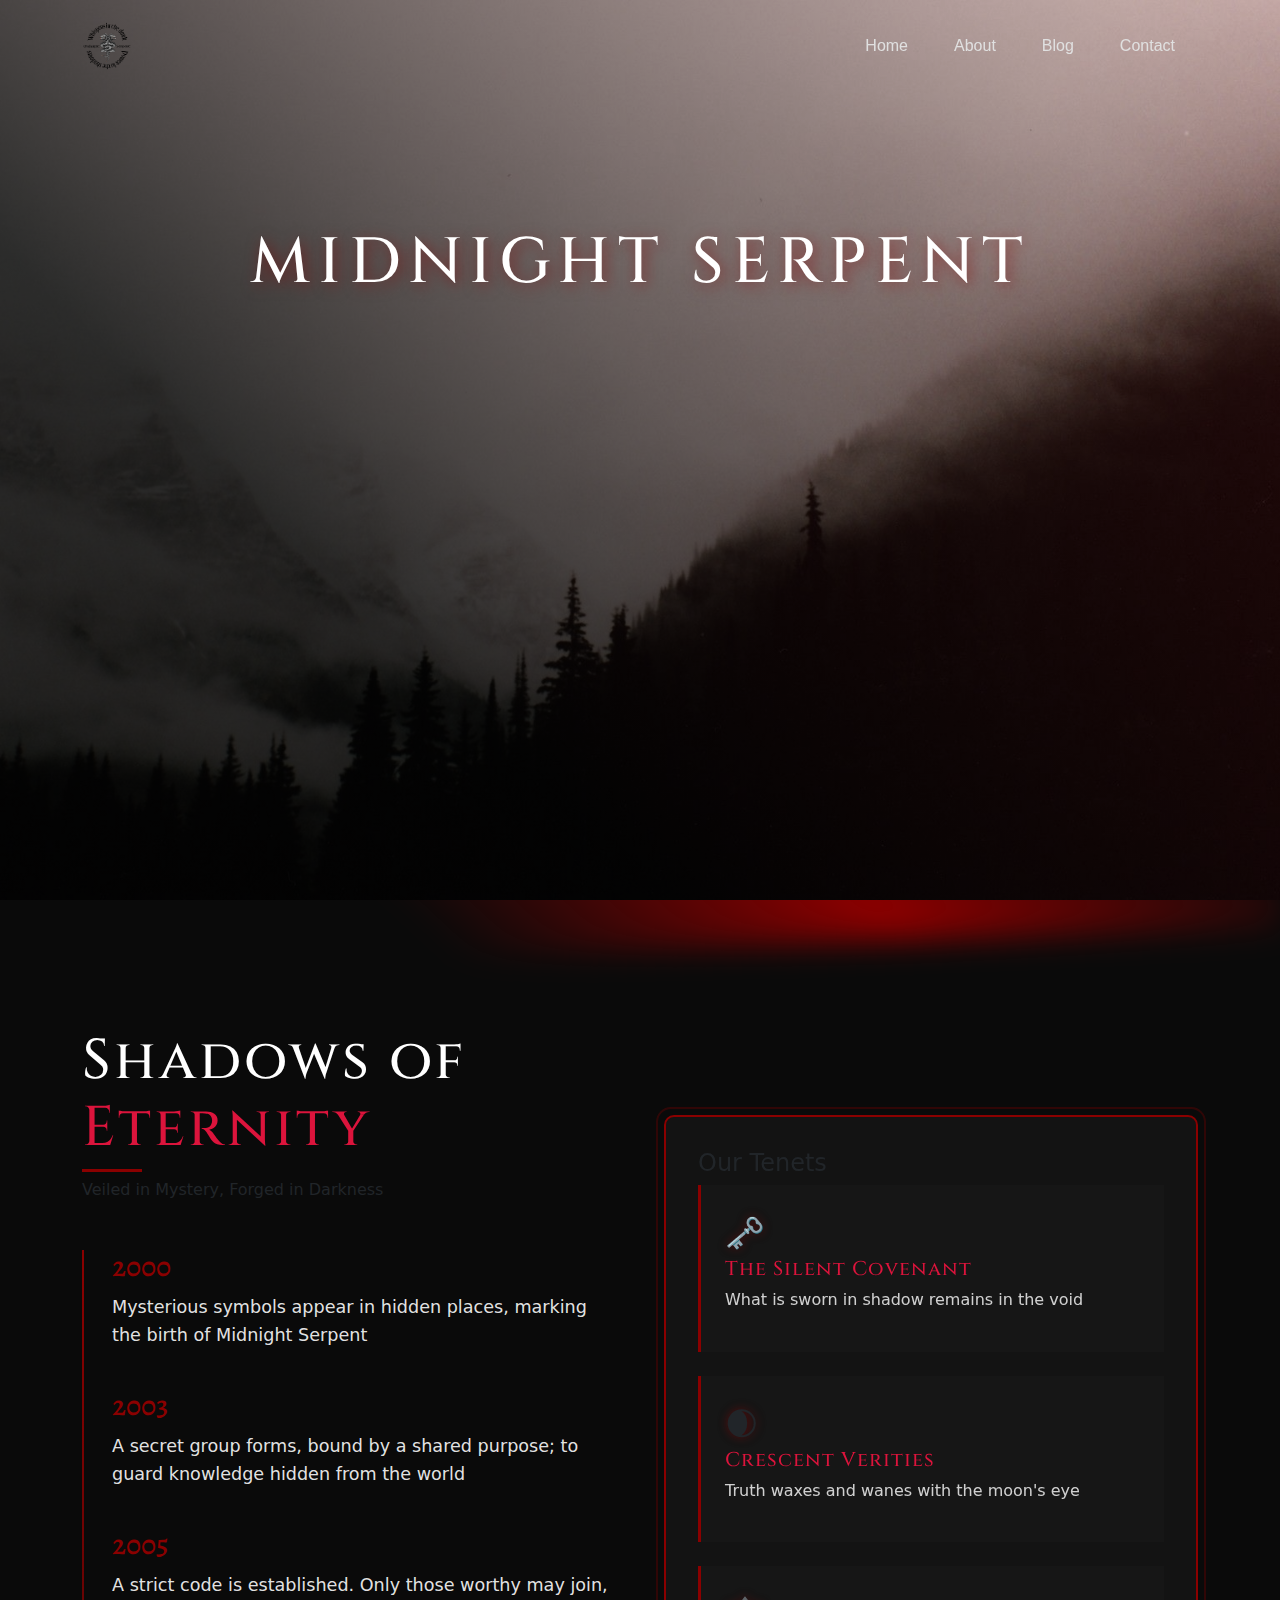
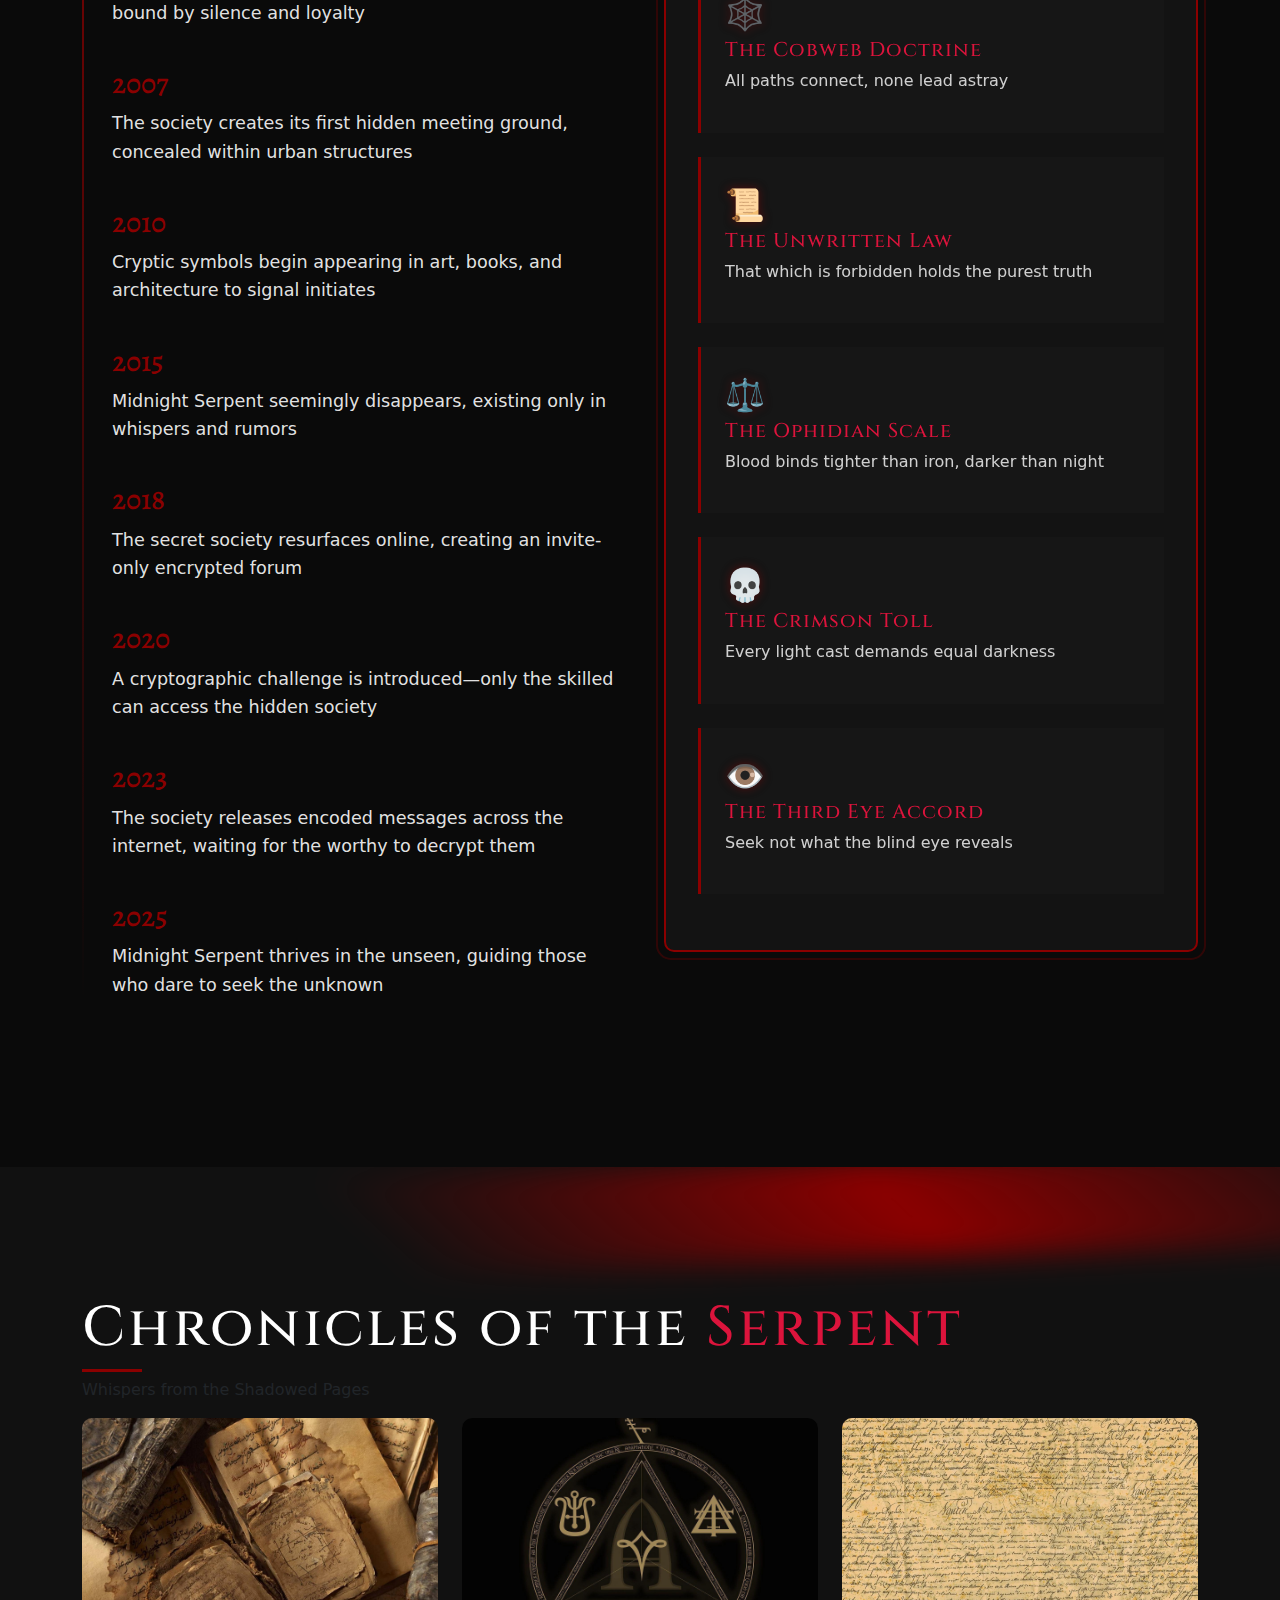
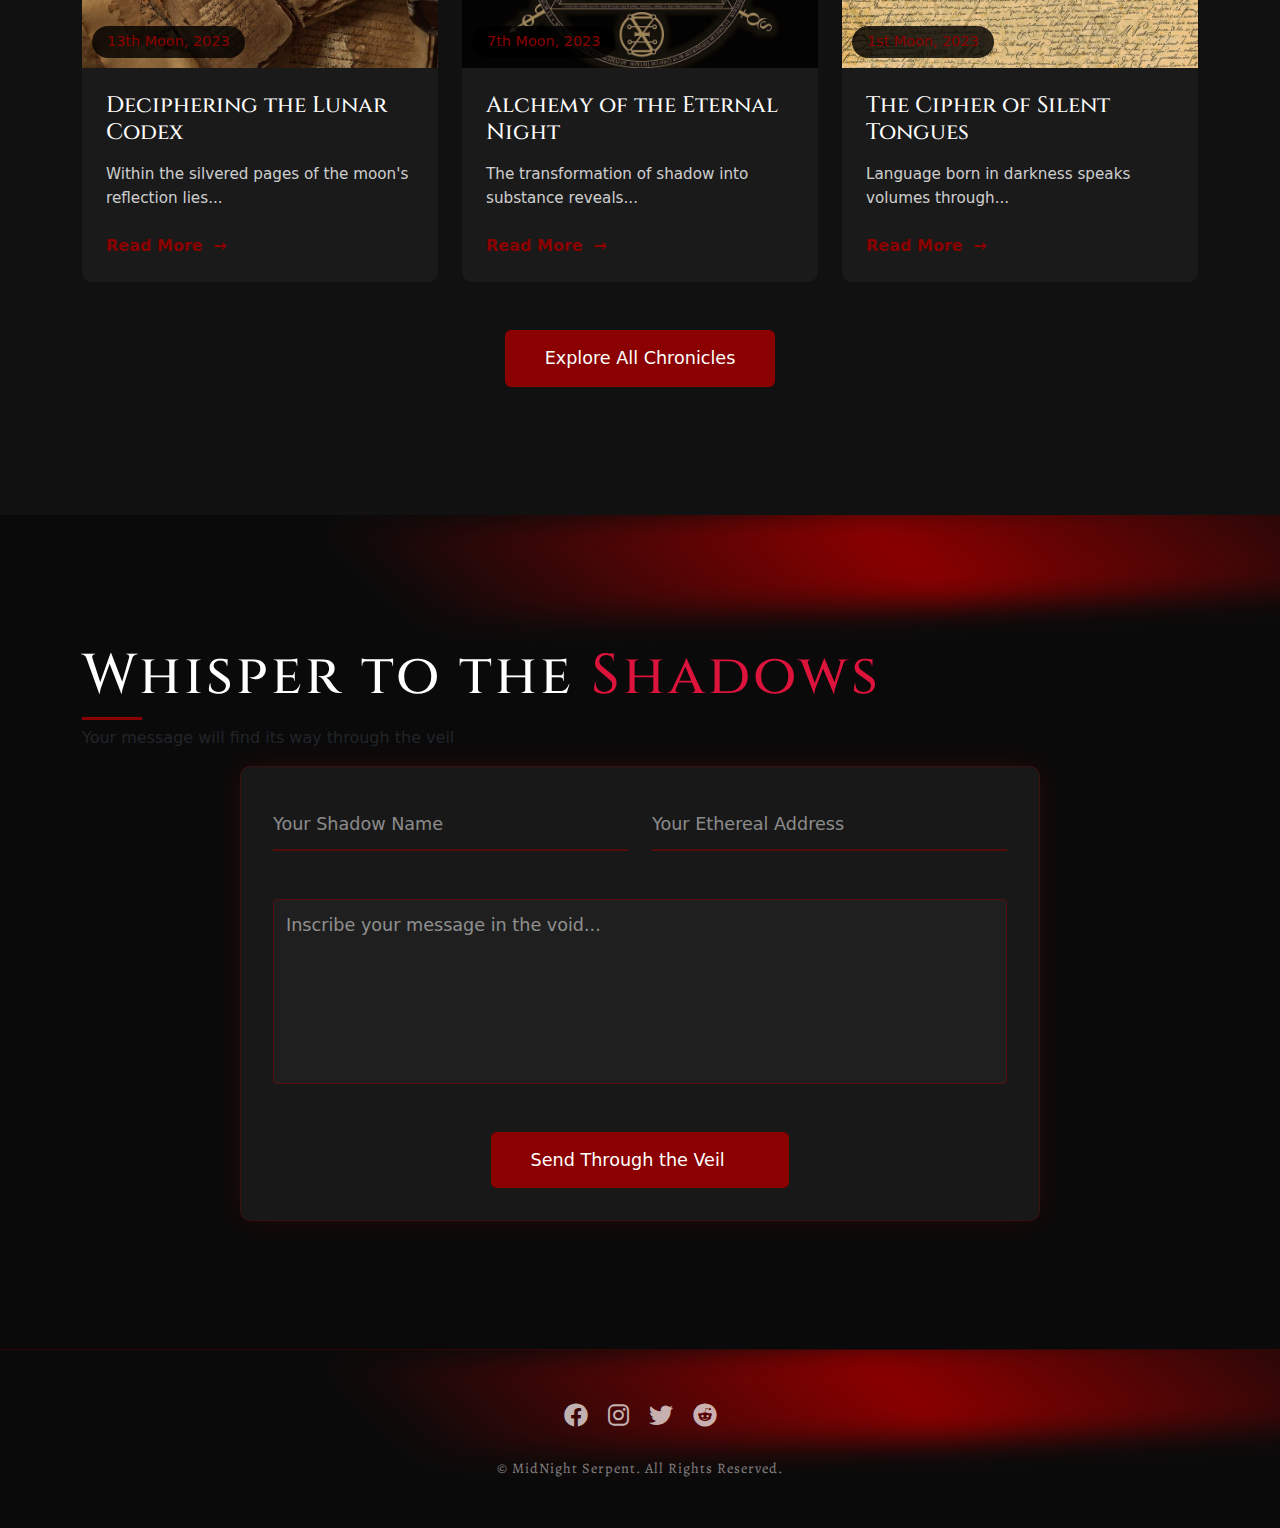
<file: index.html>
<!DOCTYPE html>
<html lang="en">
<head>
    <meta charset="UTF-8">
    <meta name="viewport" content="width=device-width, initial-scale=1.0">
    <link rel="shortcut icon" type="x-icon" href="Images/LOGO.png">
    <title>MidNight Serpent</title>

    <!---- Links ---->
    <link href="https://cdn.jsdelivr.net/npm/bootstrap@5.3.3/dist/css/bootstrap.min.css" rel="stylesheet" integrity="sha384-QWTKZyjpPEjISv5WaRU9OFeRpok6YctnYmDr5pNlyT2bRjXh0JMhjY6hW+ALEwIH" crossorigin="anonymous">
    <link rel="stylesheet" href="https://cdnjs.cloudflare.com/ajax/libs/font-awesome/6.0.0/css/all.min.css">
    <link href="https://fonts.googleapis.com/css2?family=Cinzel:wght@700&family=Alegreya:wght@500&display=swap" rel="stylesheet">
    <link href="CSS/styles.css" rel="stylesheet">
</head>
<body>
    <!---- Navbar ---->
    <nav class="navbar navbar-expand-lg fixed-top">
        <div class="container">
            <a class="navbar-brand" href="#">
                <img src="Images/LOGO.png" alt="MidNight Serpent Logo" class="logo">
            </a>
            <button class="navbar-toggler" type="button" data-bs-toggle="collapse" data-bs-target="#navbarNav">
                <span class="navbar-toggler-icon"></span>
            </button>
            <div class="collapse navbar-collapse" id="navbarNav">
                <ul class="navbar-nav ms-auto">
                    <li class="nav-item">
                        <a class="nav-link" href="#hero">Home</a>
                    </li>
                    <li class="nav-item">
                        <a class="nav-link" href="#about">About</a>
                    </li>
                    <li class="nav-item">
                        <a class="nav-link" href="#blog">Blog</a>
                    </li>
                    <li class="nav-item">
                        <a class="nav-link" href="#contact">Contact</a>
                    </li>
                    <li class="nav-item forum-link">
                        <a class="nav-link forum-btn" href="login.html" style="display: none;">Forum</a>
                    </li>
                </ul>
            </div>
        </div>
    </nav>

    <!---- Hero Scetion ---->
    <section class="hero" id="hero">
        <img src="Images/bg.jpg" alt="Secret Society Background" class="hero-bg">
        <div class="hero-overlay"></div>
        <div class="container">
            <div class="hero-content">
                <h1 class="hero-title">MIDNIGHT SERPENT</h1>
                <p class="hero-subtitle">Whispers in the dark, Power in the shadows</p>
                <div class="cta-container">
                    <a href="#" class="cta-btn">Unveil the Mysteries</a>
                </div>
            </div>
        </div>
    </section>

    <!---- About Section ---->
    <section class="about" id="about">
        <div class="container">
            <div class="row gx-5 align-items-center">
                <!---- TimeLine ---->
                <div class="col-lg-6 mb-5 mb-lg-0">
                    <div class="section-header">
                        <h2 class="section-title">Shadows of <span class="text-crimson">Eternity</span></h2>
                        <p class="section-subtitle">Veiled in Mystery, Forged in Darkness</p>
                    </div>

                    <div class="timeline">
                        <div class="timeline-item revealed">
                            <div class="timeline-content">
                                <h3 class="timeline-year">2000</h3>
                                <p class="timeline-text">Mysterious symbols appear in hidden places, marking the birth of Midnight Serpent</p>
                                <div class="timeline-hover"></div>
                            </div>
                        </div>
                        <div class="timeline-item revealed">
                            <div class="timeline-content">
                                <h3 class="timeline-year">2003</h3>
                                <p class="timeline-text">A secret group forms, bound by a shared purpose; to guard knowledge hidden from the world</p>
                                <div class="timeline-hover"></div>
                            </div>
                        </div>
                        <div class="timeline-item revealed">
                            <div class="timeline-content">
                                <h3 class="timeline-year">2005</h3>
                                <p class="timeline-text">A strict code is established. Only those worthy may join, bound by silence and loyalty</p>
                                <div class="timeline-hover"></div>
                            </div>
                        </div>
                        <div class="timeline-item revealed">
                            <div class="timeline-content">
                                <h3 class="timeline-year">2007</h3>
                                <p class="timeline-text">The society creates its first hidden meeting ground, concealed within urban structures</p>
                                <div class="timeline-hover"></div>
                            </div>
                        </div>
                        <div class="timeline-item revealed">
                            <div class="timeline-content">
                                <h3 class="timeline-year">2010</h3>
                                <p class="timeline-text">Cryptic symbols begin appearing in art, books, and architecture to signal initiates</p>
                                <div class="timeline-hover"></div>
                            </div>
                        </div>
                        <div class="timeline-item revealed">
                            <div class="timeline-content">
                                <h3 class="timeline-year">2015</h3>
                                <p class="timeline-text">Midnight Serpent seemingly disappears, existing only in whispers and rumors</p>
                                <div class="timeline-hover"></div>
                            </div>
                        </div>
                        <div class="timeline-item revealed">
                            <div class="timeline-content">
                                <h3 class="timeline-year">2018</h3>
                                <p class="timeline-text">The secret society resurfaces online, creating an invite-only encrypted forum</p>
                                <div class="timeline-hover"></div>
                            </div>
                        </div>
                        <div class="timeline-item revealed">
                            <div class="timeline-content">
                                <h3 class="timeline-year">2020</h3>
                                <p class="timeline-text">A cryptographic challenge is introduced—only the skilled can access the hidden society</p>
                                <div class="timeline-hover"></div>
                            </div>
                        </div>
                        <div class="timeline-item revealed">
                            <div class="timeline-content">
                                <h3 class="timeline-year">2023</h3>
                                <p class="timeline-text">The society releases encoded messages across the internet, waiting for the worthy to decrypt them</p>
                                <div class="timeline-hover"></div>
                            </div>
                        </div>
                        <div class="timeline-item revealed">
                            <div class="timeline-content">
                                <h3 class="timeline-year">2025</h3>
                                <p class="timeline-text">Midnight Serpent thrives in the unseen, guiding those who dare to seek the unknown</p>
                                <div class="timeline-hover"></div>
                            </div>
                        </div>
                    </div>
                </div>

                <!---- Tenet Column ---->
                <div class="col-lg-6">
                    <div class="codex">
                        <div class="codex-inner">
                            <div class="codex-page active">
                                <h4 class="codex-title">Our Tenets</h4>
                                <ul class="tenets-list">

                                    <li class="tenet-item">
                                        <span class="tenet-icon">🗝️</span>
                                        <div class="tenet-content">
                                            <h5 class="tenet-title">The Silent Covenant</h5>
                                            <p class="tenet-text">What is sworn in shadow remains in the void</p>
                                            <div class="tenet-hover-text">Veritas Occultatur</div>
                                        </div>
                                        <div class="tenet-hover"></div>
                                    </li>
                                
                                    <li class="tenet-item">
                                        <span class="tenet-icon">🌒</span>
                                        <div class="tenet-content">
                                            <h5 class="tenet-title">Crescent Verities</h5>
                                            <p class="tenet-text">Truth waxes and wanes with the moon's eye</p>
                                            <div class="tenet-hover-text">Luna Non Mentitur</div>
                                        </div>
                                        <div class="tenet-hover"></div>
                                    </li>
                                
                                    <li class="tenet-item">
                                        <span class="tenet-icon">🕸️</span>
                                        <div class="tenet-content">
                                            <h5 class="tenet-title">The Cobweb Doctrine</h5>
                                            <p class="tenet-text">All paths connect, none lead astray</p>
                                            <div class="tenet-hover-text">Via Obscura</div>
                                        </div>
                                        <div class="tenet-hover"></div>
                                    </li>
                                
                                    <li class="tenet-item">
                                        <span class="tenet-icon">📜</span>
                                        <div class="tenet-content">
                                            <h5 class="tenet-title">The Unwritten Law</h5>
                                            <p class="tenet-text">That which is forbidden holds the purest truth</p>
                                            <div class="tenet-hover-text">Scientia Prohibita</div>
                                        </div>
                                        <div class="tenet-hover"></div>
                                    </li>

                                    <li class="tenet-item">
                                        <span class="tenet-icon">⚖️</span>
                                        <div class="tenet-content">
                                            <h5 class="tenet-title">The Ophidian Scale</h5>
                                            <p class="tenet-text">Blood binds tighter than iron, darker than night</p>
                                            <div class="tenet-hover-text">Vinculum Aeternum</div>
                                        </div>
                                        <div class="tenet-hover"></div>
                                    </li>

                                    <li class="tenet-item">
                                        <span class="tenet-icon">💀</span>
                                        <div class="tenet-content">
                                            <h5 class="tenet-title">The Crimson Toll</h5>
                                            <p class="tenet-text">Every light cast demands equal darkness</p>
                                            <div class="tenet-hover-text">Umbra Pretium</div>
                                        </div>
                                        <div class="tenet-hover"></div>
                                    </li>

                                    <li class="tenet-item">
                                        <span class="tenet-icon">👁️</span>
                                        <div class="tenet-content">
                                            <h5 class="tenet-title">The Third Eye Accord</h5>
                                            <p class="tenet-text">Seek not what the blind eye reveals</p>
                                            <div class="tenet-hover-text">Oculus Absconditus</div>
                                        </div>
                                        <div class="tenet-hover"></div>
                                    </li>
                                </ul>
                            </div>
                        </div>
                    </div>
                </div>
            </div>
        </div>
    </section>

    <!---- Blog Section ---->
    <section class="blog" id="blog">
        <div class="container">
            <div class="section-header">
                <h2 class="section-title">Chronicles of the <span class="text-crimson">Serpent</span></h2>
                <p class="section-subtitle">Whispers from the Shadowed Pages</p>
            </div>

            <div class="row g-4">
                <!---- Blog Post 1 ---->
                <div class="col-md-6 col-lg-4">
                    <article class="blog-card">
                        <div class="blog-card-header">
                            <img src="Images/blg1.jpg" alt="Ancient Manuscripts" class="blog-image">
                            <div class="blog-date">13th Moon, 2023</div>
                        </div>
                        <div class="blog-card-body">
                            <h3 class="blog-title">Deciphering the Lunar Codex</h3>
                            <p class="blog-excerpt">Within the silvered pages of the moon's reflection lies...</p>
                            <a href="#" class="blog-link">Read More <span>→</span></a>
                        </div>
                        <div class="blog-card-hover"></div>
                    </article>
                </div>

                <!---- Blog Post 2 ---->
                <div class="col-md-6 col-lg-4">
                    <article class="blog-card">
                        <div class="blog-card-header">
                            <img src="Images/blg2.jpg" alt="Alchemical Symbols" class="blog-image">
                            <div class="blog-date">7th Moon, 2023</div>
                        </div>
                        <div class="blog-card-body">
                            <h3 class="blog-title">Alchemy of the Eternal Night</h3>
                            <p class="blog-excerpt">The transformation of shadow into substance reveals...</p>
                            <a href="#" class="blog-link">Read More <span>→</span></a>
                        </div>
                        <div class="blog-card-hover"></div>
                    </article>
                </div>

                <!---- Blog Post 3 ---->
                <div class="col-md-6 col-lg-4">
                    <article class="blog-card">
                        <div class="blog-card-header">
                            <img src="Images/blg3.jpg" alt="Cryptic Writings" class="blog-image">
                            <div class="blog-date">1st Moon, 2023</div>
                        </div>
                        <div class="blog-card-body">
                            <h3 class="blog-title">The Cipher of Silent Tongues</h3>
                            <p class="blog-excerpt">Language born in darkness speaks volumes through...</p>
                            <a href="#" class="blog-link">Read More <span>→</span></a>
                        </div>
                        <div class="blog-card-hover"></div>
                    </article>
                </div>
            </div>

            <div class="text-center mt-5">
                <a href="#" class="btn btn-dark">Explore All Chronicles</a>
            </div>
        </div>
    </section>

    <!---- Contact Section ---->
    <section class="contact" id="contact">
        <div class="container">
            <div class="section-header">
                <h2 class="section-title">Whisper to the <span class="text-crimson">Shadows</span></h2>
                <p class="section-subtitle">Your message will find its way through the veil</p>
            </div>
    
            <form action="send_message.php" method="POST" class="contact-form">
                <div class="row g-4">
                    <div class="col-md-6">
                        <div class="form-group">
                            <input type="text" name="name" class="form-control" placeholder="Your Shadow Name" required>
                            <div class="input-underline"></div>
                        </div>
                    </div>
                    <div class="col-md-6">
                        <div class="form-group">
                            <input type="email" name="email" class="form-control" placeholder="Your Ethereal Address" required>
                            <div class="input-underline"></div>
                        </div>
                    </div>
                    <div class="col-12">
                        <div class="form-group">
                            <textarea name="message" class="form-control" rows="6" placeholder="Inscribe your message in the void..." required></textarea>
                            <div class="input-underline"></div>
                        </div>
                    </div>
                    <div class="col-12 text-center">
                        <button type="submit" class="btn btn-dark">
                            <span class="btn-text">Send Through the Veil</span>
                            <span class="btn-icon">✉</span>
                        </button>
                    </div>
                </div>
            </form>
        </div>
    </section>

    <!---- Footer Section ---->
    <footer class="footer">
        <div class="container">
            <div class="footer-content">
                <!---- Social Media Links ---->
                <div class="social-links">
                    <a href="#" class="social-link" aria-label="Facebook">
                        <i class="fab fa-facebook"></i>
                    </a>
                    <a href="#" class="social-link" aria-label="Instagram">
                        <i class="fab fa-instagram"></i>
                    </a>
                    <a href="#" class="social-link" aria-label="Twitter">
                        <i class="fab fa-twitter"></i>
                    </a>
                    <a href="#" class="social-link" aria-label="Reddit">
                        <i class="fab fa-reddit"></i>
                    </a>
                </div>
    
                <!---- Copyright Information ---->
                <div class="copyright">
                    &copy; <span id="current-year"></span> MidNight Serpent. All Rights Reserved.
                </div>
            </div>
        </div>
    </footer>


    <!---- JavaScript ---->

    <script src="https://cdn.jsdelivr.net/npm/bootstrap@5.3.3/dist/js/bootstrap.bundle.min.js" integrity="sha384-YvpcrYf0tY3lHB60NNkmXc5s9fDVZLESaAA55NDzOxhy9GkcIdslK1eN7N6jIeHz" crossorigin="anonymous"></script>
    <script src="JS/script.js"></script>
</body>
</html>
</file>
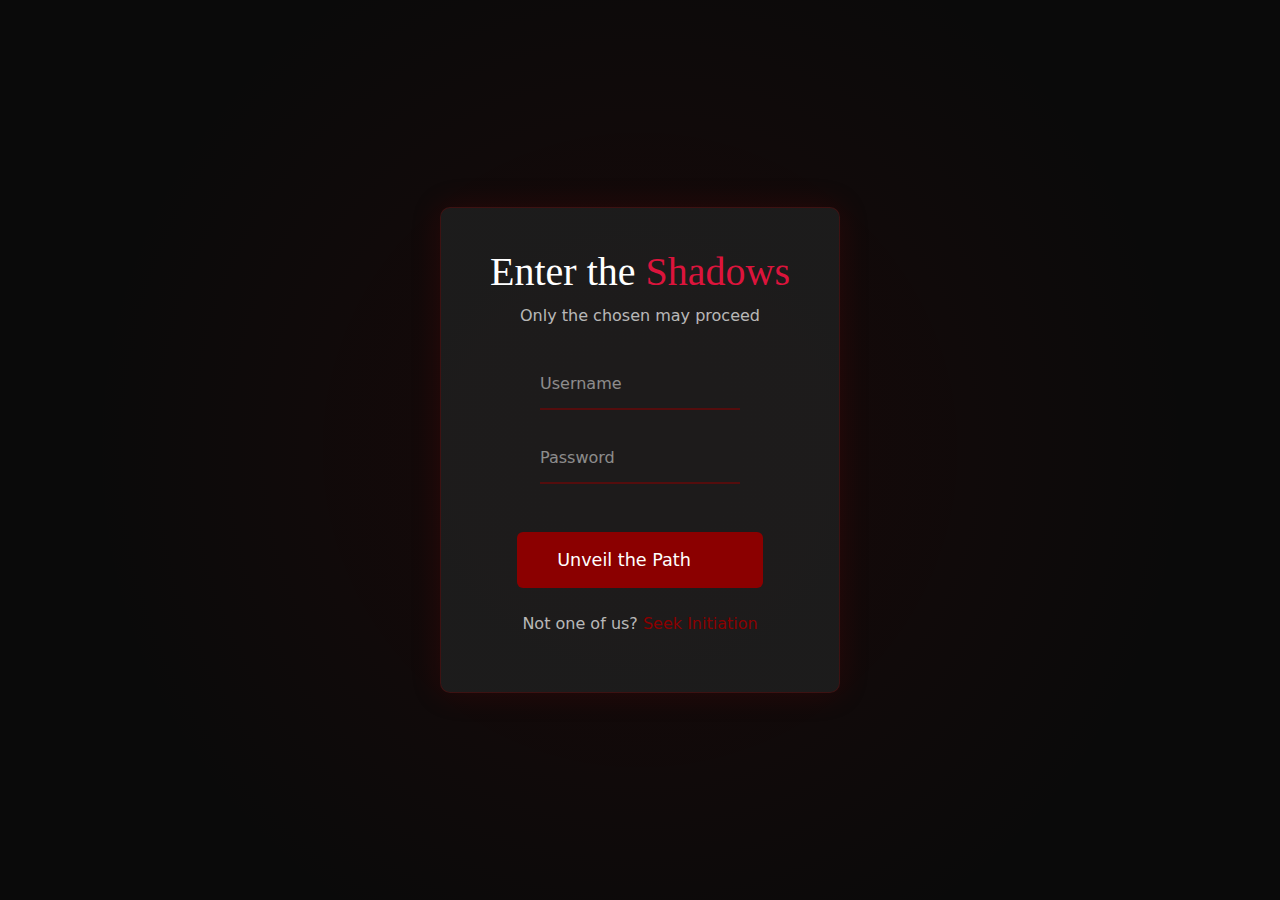
<file: login.html>
<!DOCTYPE html>
<html lang="en">
<head>
    <meta charset="UTF-8">
    <meta name="viewport" content="width=device-width, initial-scale=1.0">
    <title>MidNight Serpent - Login</title>

    <!---- Links ---->
    <link href="https://cdn.jsdelivr.net/npm/bootstrap@5.3.0/dist/css/bootstrap.min.css" rel="stylesheet">
    <link href="CSS/styles.css" rel="stylesheet">
    <link rel="stylesheet" href="https://cdnjs.cloudflare.com/ajax/libs/font-awesome/6.0.0/css/all.min.css">
</head>
<body class="login-page">
    <div class="login-container">
        <div class="login-overlay"></div>
        <div class="login-box">
            <div class="login-header">
                <h2 class="login-title">Enter the <span class="text-crimson">Shadows</span></h2>
                <p class="login-subtitle">Only the chosen may proceed</p>
            </div>

            <form action="login.php" method="POST" class="login-form">
                <div class="form-group">
                    <input type="text" name="username" class="form-control" placeholder="Username" required>
                    <div class="input-underline"></div>
                </div>
                <div class="form-group">
                    <input type="password" name="password" class="form-control" placeholder="Password" required>
                    <div class="input-underline"></div>
                </div>
                <button type="submit" class="btn btn-dark">
                    <span class="btn-text">Unveil the Path</span>
                    <span class="btn-icon">🔐</span>
                </button>
            </form>

            <div class="login-footer">
                <p>Not one of us? <a href="register.html" class="text-crimson">Seek Initiation</a></p>
            </div>
        </div>
    </div>

    <!---- Scripts ---->
    <script src="JS/script.js"></script>
</body>
</html>
</file>
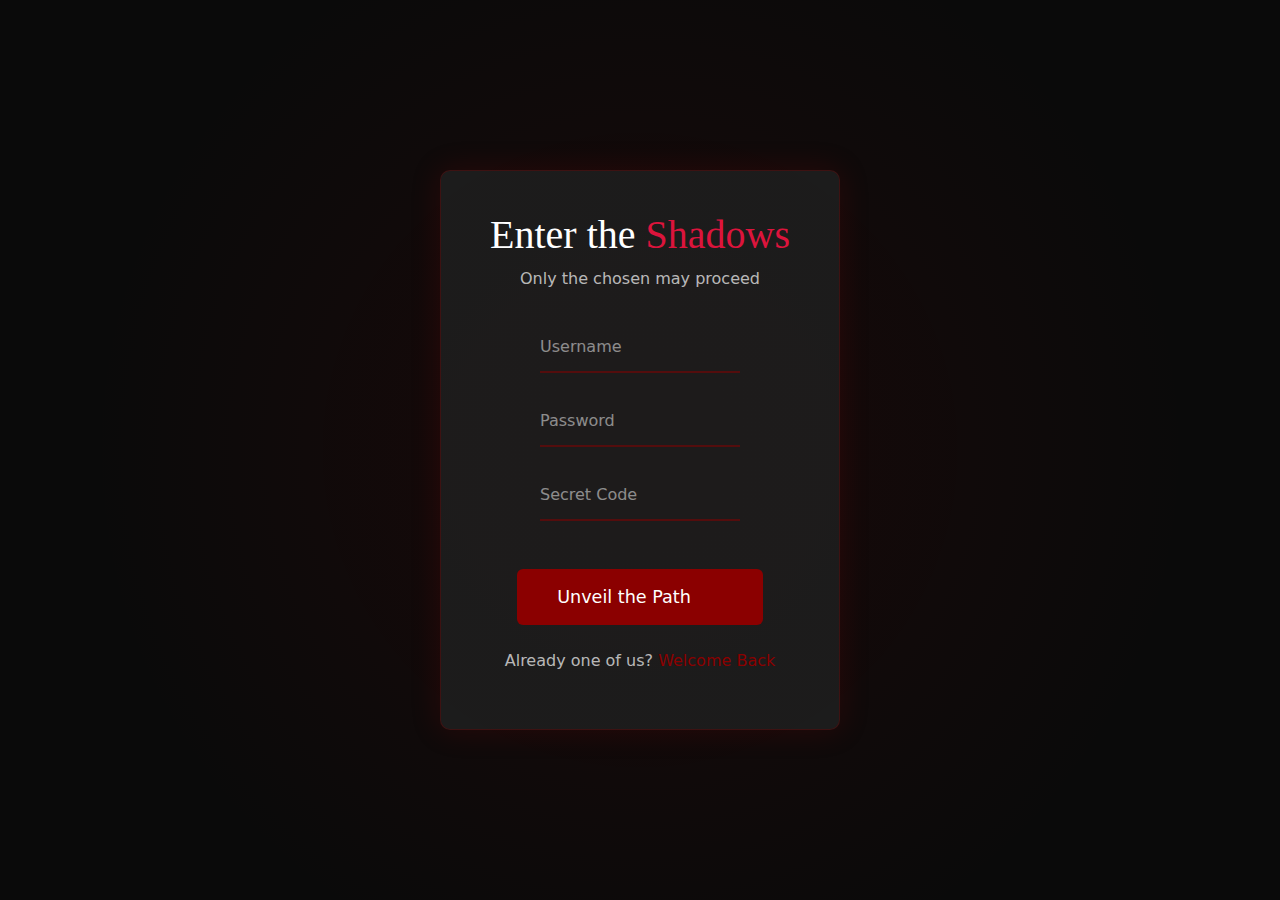
<file: register.html>
<!DOCTYPE html>
<html lang="en">
<head>
    <meta charset="UTF-8">
    <meta name="viewport" content="width=device-width, initial-scale=1.0">
    <title>MidNight Serpent - Register</title>

    <!---- Links ---->
    <link href="https://cdn.jsdelivr.net/npm/bootstrap@5.3.0/dist/css/bootstrap.min.css" rel="stylesheet">
    <link href="CSS/styles.css" rel="stylesheet">
    <link rel="stylesheet" href="https://cdnjs.cloudflare.com/ajax/libs/font-awesome/6.0.0/css/all.min.css">
</head>
<body class="login-page">
    <div class="login-container">
        <div class="login-overlay"></div>
        <div class="login-box">
            <div class="login-header">
                <h2 class="login-title">Enter the <span class="text-crimson">Shadows</span></h2>
                <p class="login-subtitle">Only the chosen may proceed</p>
            </div>

            <form action="register.php" method="POST" class="login-form">
                <div class="form-group">
                    <input type="text" name="username" class="form-control" placeholder="Username" required>
                    <div class="input-underline"></div>
                </div>
                <div class="form-group">
                    <input type="password" name="password" class="form-control" placeholder="Password" required>
                    <div class="input-underline"></div>
                </div>
                <div class="form-group">
                    <input type="text" name="invitationCode" class="form-control" placeholder="Secret Code" required>
                    <div class="input-underline"></div>
                </div>
                <button type="submit" class="btn btn-dark">
                    <span class="btn-text">Unveil the Path</span>
                    <span class="btn-icon">🔐</span>
                </button>
            </form>

            <div class="login-footer">
                <p>Already one of us? <a href="login.html" class="text-crimson">Welcome Back</a></p>
            </div>
        </div>
    </div>
    
    <!---- Scripts ---->
    <script src="JS/script.js"></script>
</body>
</html>
</file>
<file: CSS/styles.css>
/****** NavBar Styles ******/
 
.navbar {
    background: transparent !important;
    transition: all 0.5s ease;
    padding: 1rem 0;
}

.navbar.scrolled {
    background: rgba(0, 0, 0, 0.9) !important;
    backdrop-filter: blur(10px);
}

.logo {
    height: 50px;
    transition: all 0.3s ease;
}

.nav-link {
    color: #e0e0e0 !important;
    margin: 0 15px;
    position: relative;
    transition: all 0.3s ease;
    font-family: 'Arial', sans-serif;
    font-weight: 500;
}

.nav-link::after {
    content: '';
    position: absolute;
    width: 0;
    height: 2px;
    bottom: 0;
    left: 0;
    background: #8b0000;
    transition: all 0.3s ease;
}

.nav-link:hover {
    color: #ffffff !important;
}

.nav-link:hover::after {
    width: 100%;
}

.forum-btn {
    background: #8b0000 !important;
    border-radius: 5px;
    padding: 8px 20px !important;
    color: white !important;
    transition: all 0.3s ease;
    opacity: 0;
    visibility: hidden;
}

.forum-btn.show {
    opacity: 1;
    visibility: visible;
}

.forum-btn:hover {
    transform: scale(1.05);
    box-shadow: 0 0 15px rgba(139, 0, 0, 0.5);
}

@keyframes slideDown {
    from {
        transform: translateY(-20px);
        opacity: 0;
    }
    to {
        transform: translateY(0);
        opacity: 1;
    }
}

.navbar-brand {
    animation: slideDown 0.5s ease;
}

@media (max-width: 991px) {
    .logo {
        height: 40px;
    }
    
    .navbar-nav {
        padding-top: 20px;
    }
    
    .nav-link {
        margin: 10px 0;
    }
}


/******** Hero Section Styles ********/

.hero {
    height: 100vh;
    position: relative;
    overflow: hidden;
}

.hero-bg {
    position: absolute;
    top: 0;
    left: 0;
    width: 100%;
    height: 100%;
    object-fit: cover;
    z-index: 0;
    filter: grayscale(30%) contrast(110%);
    animation: bgFade 2s ease-in;
}

.hero-overlay {
    position: absolute;
    top: 0;
    left: 0;
    width: 100%;
    height: 100%;
    background: linear-gradient(45deg, rgba(0,0,0,0.8) 30%, rgba(139,0,0,0.2) 100%);
    z-index: 1;
}

.hero-content {
    position: relative;
    z-index: 2;
    text-align: center;
    color: white;
    padding-top: 25vh;
}

.hero-title {
    font-size: 4rem;
    letter-spacing: 8px;
    text-transform: uppercase;
    margin-bottom: 1.5rem;
    animation: titleFade 2s ease-in;
    font-family: 'Cinzel', serif;
    text-shadow: 3px 3px 15px rgba(139, 0, 0, 0.6);
}

.hero-subtitle {
    font-size: 1.5rem;
    margin-bottom: 3rem;
    opacity: 0;
    animation: subtitleFade 1s ease-in forwards 1s;
    font-family: 'Alegreya', serif;
    letter-spacing: 2px;
}

/******** Button Styles ********/
.cta-btn {
    display: inline-block;
    padding: 18px 45px;
    background: #8b0000;
    color: white !important;
    text-decoration: none;
    border-radius: 30px;
    font-size: 1.2rem;
    transition: all 0.4s ease;
    position: relative;
    overflow: hidden;
    border: 2px solid #660000;
    transform: scale(0);
    animation: ctaEntrance 1s cubic-bezier(0.34, 1.56, 0.64, 1) forwards 1.5s;
    text-transform: uppercase;
    letter-spacing: 2px;
    font-weight: 600;
}

.cta-btn:hover {
    transform: scale(1.05);
    box-shadow: 0 0 35px rgba(139, 0, 0, 0.6);
    letter-spacing: 3px;
}

.cta-btn::before {
    content: '';
    position: absolute;
    top: 0;
    left: -100%;
    width: 100%;
    height: 100%;
    background: linear-gradient(
        90deg,
        transparent,
        rgba(255, 255, 255, 0.2),
        transparent
    );
    transition: 0.6s;
}

.cta-btn:hover::before {
    left: 100%;
}


/******** About Section Styles ********/
.about {
    background: #0a0a0a;
    padding: 8rem 0;
    position: relative;
    overflow: hidden;
}

.about::before {
    content: '';
    position: absolute;
    top: -50px;
    left: 0;
    width: 100%;
    height: 100px;
    background: linear-gradient(45deg, transparent 33%, #8b0000 66%, transparent 100%);
    transform: rotate(-2deg);
    filter: blur(15px);
}

.section-title {
    font-family: 'Cinzel', serif;
    font-size: 3.5rem;
    color: #fff;
    letter-spacing: 3px;
    margin-bottom: 1rem;
    position: relative;
}

.section-title::after {
    content: '';
    position: absolute;
    bottom: -10px;
    left: 0;
    width: 60px;
    height: 3px;
    background: #8b0000;
}

.text-crimson {
    color: #dc143c;
}

/******** Timeline Styles ********/
.timeline {
    position: relative;
    padding-left: 30px;
    margin-top: 3rem;
}

.timeline::before {
    content: '';
    position: absolute;
    left: 0;
    top: 0;
    width: 2px;
    height: 100%;
    background: linear-gradient(to bottom, #8b0000, transparent);
}

.timeline-item {
    position: relative;
    margin-bottom: 40px;
    opacity: 0;
    transform: translateX(-30px);
    transition: all 0.8s ease;
}

.timeline-item.revealed {
    opacity: 1;
    transform: translateX(0);
}

.timeline-year {
    color: #8b0000;
    font-family: 'Alegreya', serif;
    font-size: 1.8rem;
    margin-bottom: 0.5rem;
}

.timeline-text {
    color: rgba(255,255,255,0.9);
    font-size: 1.1rem;
    line-height: 1.6;
}

/******** Codex Styles ********/
.codex {
    background: rgba(20, 20, 20, 0.9);
    border: 2px solid #8b0000;
    border-radius: 10px;
    padding: 2rem;
    position: relative;
    transform-style: preserve-3d;
    perspective: 1000px;
}

.codex::before {
    content: '';
    position: absolute;
    top: -10px;
    left: -10px;
    right: -10px;
    bottom: -10px;
    border: 2px solid rgba(139, 0, 0, 0.3);
    border-radius: 15px;
    z-index: -1;
}

.tenets-list {
    list-style: none;
    padding: 0;
}

.tenet-item {
    position: relative;
    padding: 1.5rem;
    margin-bottom: 1.5rem;
    background: rgba(50, 50, 50, 0.1);
    border-left: 3px solid #8b0000;
    transition: all 0.3s ease;
    cursor: pointer;
}

.tenet-item:hover {
    transform: translateX(10px);
    background: rgba(139, 0, 0, 0.05);
}

.tenet-icon {
    font-size: 1.8rem;
    margin-right: 1rem;
    vertical-align: middle;
    filter: drop-shadow(0 0 5px #8b0000);
}

/******** Tenet Animations ********/
.codex:hover {
    animation: codexFloat 3s ease-in-out infinite;
}

@keyframes codexFloat {
    0%, 100% { transform: translateY(0); }
    50% { transform: translateY(-10px); }
}

.tenet-hover-text {
    position: absolute;
    bottom: -25px;
    left: 0;
    color: #8b0000;
    font-size: 0.9rem;
    opacity: 0;
    transition: all 0.3s ease;
    font-family: 'Alegreya', serif;
}

.tenet-item:hover .tenet-hover-text {
    opacity: 1;
    bottom: -20px;
}

.tenet-icon {
    font-size: 2rem;
    margin-right: 1.5rem;
    filter: drop-shadow(0 0 5px rgba(139, 0, 0, 0.5));
    transition: transform 0.4s ease;
}

.tenet-item:hover .tenet-icon {
    transform: rotate(15deg) scale(1.2);
}

.tenet-title {
    color: #dc143c;
    font-family: 'Cinzel', serif;
    margin-bottom: 0.5rem;
    letter-spacing: 1px;
}

.tenet-text {
    color: rgba(255,255,255,0.8);
    font-size: 1rem;
    line-height: 1.4;
    position: relative;
    z-index: 1;
}


/******** Ensure proper scroll positioning ********/
html {
    scroll-padding-top: 80px;
}

/******** Visual indicator for active section ********/
.nav-link.active {
    color: #8b0000 !important;
    text-shadow: 0 0 10px rgba(139, 0, 0, 0.5);
}

/******** Blog Section Styles ********/
.blog {
    background: #111;
    padding: 8rem 0;
    position: relative;
    overflow: hidden;
}

.blog::before {
    content: '';
    position: absolute;
    top: 0;
    left: -10%;
    width: 120%;
    height: 100px;
    background: linear-gradient(45deg, transparent 33%, #8b0000 66%, transparent 100%);
    transform: rotate(-2deg);
    filter: blur(15px);
}

.blog-card {
    background: rgba(30, 30, 30, 0.7);
    border-radius: 10px;
    overflow: hidden;
    position: relative;
    transition: all 0.4s ease;
    height: 100%;
}

.blog-card:hover {
    transform: translateY(-10px);
    box-shadow: 0 10px 30px rgba(139, 0, 0, 0.3);
}

.blog-card-header {
    position: relative;
    overflow: hidden;
}

.blog-image {
    width: 100%;
    height: 250px;
    object-fit: cover;
    transition: all 0.4s ease;
}

.blog-card:hover .blog-image {
    transform: scale(1.1);
}

.blog-date {
    position: absolute;
    bottom: 10px;
    left: 10px;
    background: rgba(0, 0, 0, 0.8);
    padding: 5px 15px;
    border-radius: 20px;
    font-size: 0.9rem;
    color: #8b0000;
}

.blog-card-body {
    padding: 1.5rem;
}

.blog-title {
    font-family: 'Cinzel', serif;
    color: #fff;
    margin-bottom: 1rem;
    font-size: 1.4rem;
}

.blog-excerpt {
    color: rgba(255,255,255,0.8);
    font-size: 0.95rem;
    line-height: 1.6;
    margin-bottom: 1.5rem;
}

.blog-link {
    color: #8b0000;
    text-decoration: none;
    font-weight: 600;
    position: relative;
}

.blog-link span {
    margin-left: 5px;
    transition: margin 0.3s ease;
}

.blog-link:hover {
    color: #dc143c;
}

.blog-link:hover span {
    margin-left: 10px;
}

.blog-card-hover {
    position: absolute;
    top: 0;
    left: 0;
    width: 100%;
    height: 100%;
    background: radial-gradient(circle, rgba(139,0,0,0.1) 10%, transparent 70%);
    opacity: 0;
    transition: opacity 0.4s ease;
}

.blog-card:hover .blog-card-hover {
    opacity: 1;
}

/******** Contact Section Styles ********/
.contact {
    background: #0a0a0a;
    padding: 8rem 0;
    position: relative;
    overflow: hidden;
}

.contact::before {
    content: '';
    position: absolute;
    top: 0;
    left: -10%;
    width: 120%;
    height: 100px;
    background: linear-gradient(45deg, transparent 33%, #8b0000 66%, transparent 100%);
    transform: rotate(-2deg);
    filter: blur(15px);
    animation: veil-glow 6s infinite alternate;
}

@keyframes veil-glow {
    0% { opacity: 0.3; }
    100% { opacity: 1; }
}

.contact-form {
    max-width: 800px;
    margin: 0 auto;
    padding: 2rem;
    background: rgba(30, 30, 30, 0.7);
    border-radius: 10px;
    border: 1px solid rgba(139, 0, 0, 0.3);
    box-shadow: 0 0 30px rgba(139, 0, 0, 0.2);
    animation: form-float 4s ease-in-out infinite;
}

@keyframes form-float {
    0%, 100% { transform: translateY(0); }
    50% { transform: translateY(-10px); }
}

.form-group {
    margin-bottom: 1.5rem;
    position: relative;
}

.form-control {
    background: transparent;
    border: none;
    border-bottom: 2px solid rgba(139, 0, 0, 0.5);
    color: #fff;
    padding: 12px 0;
    border-radius: 0;
    transition: all 0.3s ease;
    font-size: 1.1rem;
}

.form-control:focus {
    background: transparent;
    border-bottom-color: #8b0000;
    box-shadow: none;
    outline: none;
}

.form-control::placeholder {
    color: rgba(255,255,255,0.5);
    transition: all 0.3s ease;
}

.form-control:focus::placeholder {
    color: transparent;
}

.input-underline {
    position: absolute;
    bottom: 0;
    left: 0;
    width: 0;
    height: 2px;
    background: #8b0000;
    transition: width 0.4s ease;
}

.form-control:focus ~ .input-underline {
    width: 100%;
}

textarea.form-control {
    resize: none;
    background: rgba(50, 50, 50, 0.3);
    border: 1px solid rgba(139, 0, 0, 0.5);
    padding: 12px;
    border-radius: 5px;
}

textarea.form-control:focus {
    background: rgba(50, 50, 50, 0.5);
    border-color: #8b0000;
    box-shadow: 0 0 10px rgba(139, 0, 0, 0.3);
}

.btn-dark {
    background: #8b0000;
    border: none;
    padding: 15px 40px;
    font-size: 1.1rem;
    transition: all 0.4s ease;
    position: relative;
    overflow: hidden;
    display: inline-flex;
    align-items: center;
    gap: 10px;
}

.btn-dark .btn-text {
    position: relative;
    z-index: 1;
}

.btn-dark .btn-icon {
    transform: translateX(-20px);
    opacity: 0;
    transition: all 0.4s ease;
    position: relative;
    z-index: 1;
}

.btn-dark:hover {
    background: #660000;
    transform: translateY(-3px);
    box-shadow: 0 5px 20px rgba(139, 0, 0, 0.4);
}

.btn-dark:hover .btn-icon {
    transform: translateX(0);
    opacity: 1;
}

.btn-dark::before {
    content: '';
    position: absolute;
    top: 0;
    left: -100%;
    width: 100%;
    height: 100%;
    background: linear-gradient(90deg, transparent, rgba(255, 255, 255, 0.2), transparent);
    transition: 0.5s;
}

.btn-dark:hover::before {
    left: 100%;
}

/******** Footer Styles ********/
.footer {
    background: #0a0a0a;
    padding: 3rem 0;
    border-top: 1px solid rgba(139, 0, 0, 0.3);
    position: relative;
    overflow: hidden;
}

.footer::before {
    content: '';
    position: absolute;
    top: 0;
    left: -10%;
    width: 120%;
    height: 100px;
    background: linear-gradient(45deg, transparent 33%, #8b0000 66%, transparent 100%);
    transform: rotate(-2deg);
    filter: blur(15px);
    animation: veil-glow 6s infinite alternate;
}

.footer-content {
    text-align: center;
}

.social-links {
    display: flex;
    justify-content: center;
    gap: 20px;
    margin-bottom: 1.5rem;
}

.social-link {
    color: rgba(255, 255, 255, 0.7);
    font-size: 1.5rem;
    transition: all 0.3s ease;
    position: relative;
}

.social-link::after {
    content: '';
    position: absolute;
    bottom: -5px;
    left: 0;
    width: 0;
    height: 2px;
    background: #8b0000;
    transition: width 0.3s ease;
}

.social-link:hover {
    color: #8b0000;
    transform: translateY(-5px);
}

.social-link:hover::after {
    width: 100%;
}

.copyright {
    color: rgba(255, 255, 255, 0.5);
    font-size: 0.9rem;
    font-family: 'Alegreya', serif;
    letter-spacing: 1px;
}

.copyright span {
    color: #8b0000;
    font-weight: 600;
}

/******** Login Page Styles ********/
.login-page {
    background: #0a0a0a;
    height: 100vh;
    display: flex;
    align-items: center;
    justify-content: center;
    overflow: hidden;
    margin: 0;
    padding: 0;
}

.login-container {
    position: relative;
    width: 100%;
    height: 100%;
    display: flex;
    align-items: center;
    justify-content: center;
}

.login-overlay {
    position: absolute;
    top: 0;
    left: 0;
    width: 100%;
    height: 100%;
    background: radial-gradient(circle, rgba(139, 0, 0, 0.1) 10%, transparent 70%);
    animation: veil-glow 6s infinite alternate;
}

@keyframes veil-glow {
    0% { opacity: 0.3; }
    100% { opacity: 1; }
}

.login-box {
    background: rgba(30, 30, 30, 0.9);
    padding: 2.5rem;
    border-radius: 10px;
    border: 1px solid rgba(139, 0, 0, 0.3);
    box-shadow: 0 0 30px rgba(139, 0, 0, 0.2);
    max-width: 400px;
    width: 100%;
    position: relative;
    z-index: 1;
    animation: form-float 4s ease-in-out infinite;
    margin: 0 auto;
}

@keyframes form-float {
    0%, 100% { transform: translateY(0); }
    50% { transform: translateY(-10px); }
}

.login-header {
    text-align: center;
    margin-bottom: 2rem;
}

.login-title {
    font-family: 'Cinzel', serif;
    color: #fff;
    font-size: 2.5rem;
    margin-bottom: 0.5rem;
}

.login-subtitle {
    color: rgba(255, 255, 255, 0.7);
    font-size: 1rem;
}

.login-form .form-group {
    margin-bottom: 1.5rem;
    position: relative;
}

.login-form .form-control {
    background: transparent;
    border: none;
    border-bottom: 2px solid rgba(139, 0, 0, 0.5);
    color: #fff;
    padding: 12px 0;
    border-radius: 0;
    transition: all 0.3s ease;
    font-size: 1rem;
}

.login-form .form-control:focus {
    background: transparent;
    border-bottom-color: #8b0000;
    box-shadow: none;
    outline: none;
}

.login-form .form-control::placeholder {
    color: rgba(255, 255, 255, 0.5);
    transition: all 0.3s ease;
}

.login-form .form-control:focus::placeholder {
    color: transparent;
}

.login-form .input-underline {
    position: absolute;
    bottom: 0;
    left: 0;
    width: 0;
    height: 2px;
    background: #8b0000;
    transition: width 0.4s ease;
}

.login-form .form-control:focus ~ .input-underline {
    width: 100%;
}

.login-footer {
    text-align: center;
    margin-top: 1.5rem;
    color: rgba(255, 255, 255, 0.7);
}

.login-footer a {
    color: #8b0000;
    text-decoration: none;
    transition: all 0.3s ease;
}

.login-footer a:hover {
    color: #dc143c;
    text-decoration: underline;
}

.login-form {
    display: flex;
    flex-direction: column;
    align-items: center;
}

.login-form .btn-dark {
    width: auto;
    margin-top: 1.5rem;
}




/******** Animations ********/
@keyframes titleFade {
    from {
        opacity: 0;
        transform: translateY(-50px);
    }
    to {
        opacity: 1;
        transform: translateY(0);
    }
}

@keyframes subtitleFade {
    from {
        opacity: 0;
        transform: translateY(20px);
    }
    to {
        opacity: 0.9;
        transform: translateY(0);
    }
}

@keyframes ctaEntrance {
    to {
        transform: scale(1);
    }
}

@keyframes bgFade {
    from {
        opacity: 0;
        filter: grayscale(100%) contrast(150%);
    }
    to {
        opacity: 1;
        filter: grayscale(30%) contrast(110%);
    }
}

/******** Responsive Design ********/
@media (max-width: 768px) {
    .hero-title {
        font-size: 2.5rem;
        letter-spacing: 4px;
    }
    
    .hero-subtitle {
        font-size: 1.2rem;
        margin-bottom: 2rem;
    }
    
    .cta-btn {
        padding: 15px 35px;
        font-size: 1rem;
    }

}

@media (max-width: 480px) {
    .hero-content {
        padding-top: 20vh;
    }
    
    .hero-title {
        font-size: 2rem;
        margin-bottom: 1rem;
    }
    
    .hero-subtitle {
        font-size: 1rem;
    }
}

@media (max-width: 992px) {
    .section-title {
        font-size: 2.5rem;
    }

    .codex {
        margin-top: 3rem;
    }

    .timeline {
        padding-left: 20px;
    }
}

@media (max-width: 768px) {
    .about {
        padding: 4rem 0;
    }

    .section-title {
        font-size: 2rem;
    }

    .timeline-year {
        font-size: 1.4rem;
    }
}

@media (max-width: 992px) {
    .blog {
        padding: 6rem 0;
    }
    
    .blog-title {
        font-size: 1.3rem;
    }
}

@media (max-width: 768px) {
    .blog {
        padding: 4rem 0;
    }
    
    .blog-image {
        height: 200px;
    }
}

@media (max-width: 768px) {
    .social-links {
        gap: 15px;
    }

    .social-link {
        font-size: 1.2rem;
    }

    .copyright {
        font-size: 0.8rem;
    }
}
</file>
